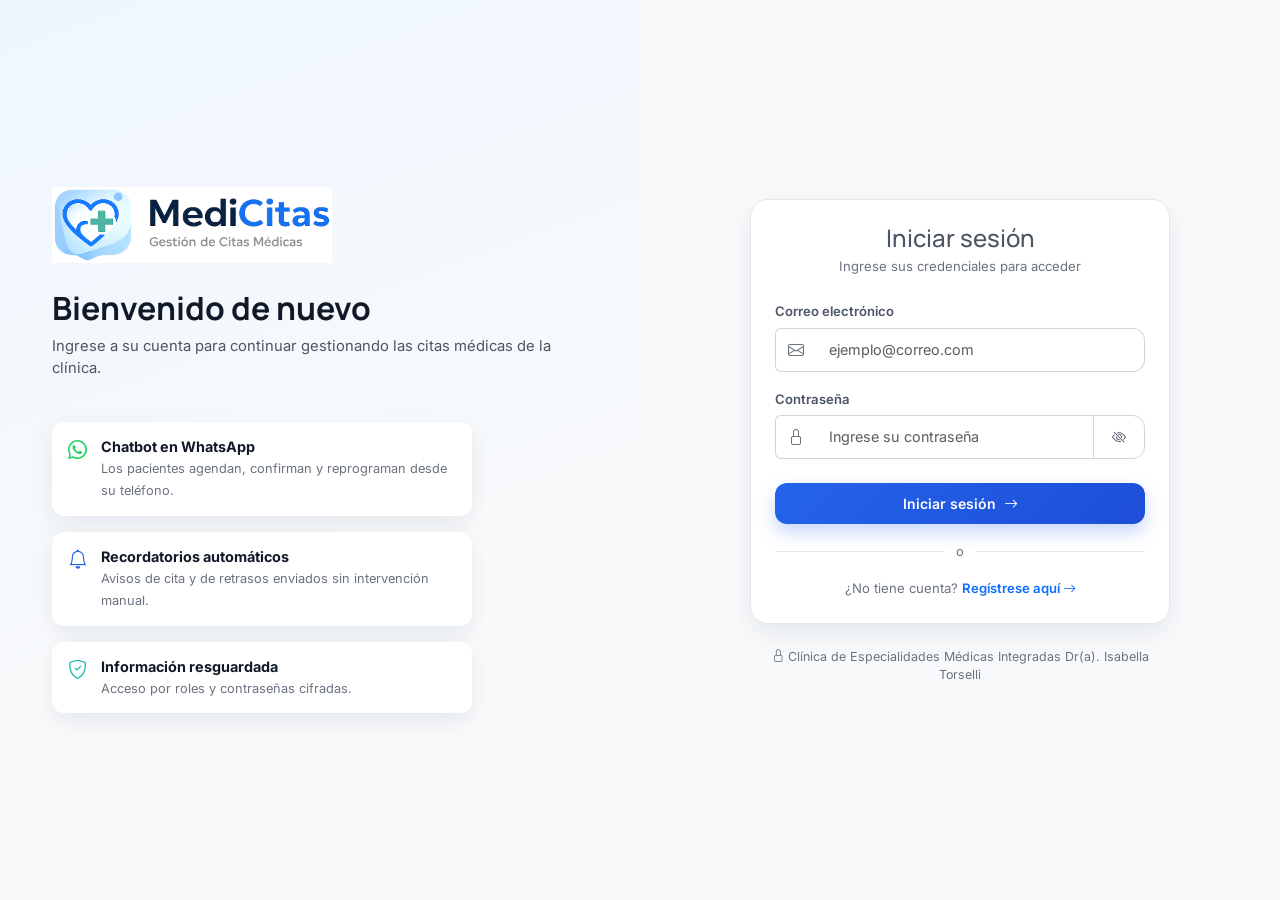
<file: MediCitas/frontend/index.html>
<!DOCTYPE html>
<html lang="es">
<head>
    <meta charset="UTF-8">
    <meta name="viewport" content="width=device-width, initial-scale=1">
    <title>MediCitas · Gestión de Citas Médicas</title>
    <link rel="icon" href="assets/img/favicon-32.png">
    <link href="https://cdn.jsdelivr.net/npm/bootstrap@5.3.3/dist/css/bootstrap.min.css" rel="stylesheet">
    <link href="https://cdn.jsdelivr.net/npm/bootstrap-icons@1.11.3/font/bootstrap-icons.min.css" rel="stylesheet">
    <link href="https://fonts.googleapis.com/css2?family=Inter:wght@400;500;600&family=Manrope:wght@600;700;800&display=swap" rel="stylesheet">
    <link href="assets/css/medicitas.css" rel="stylesheet">
</head>
<body>

<main class="mc-login">

    <!-- Lado izquierdo: identidad y beneficios del sistema -->
    <section class="mc-login-lateral">
        <img src="assets/img/logo-medicitas.png" alt="MediCitas · Gestión de Citas Médicas" style="max-width:280px">

        <div>
            <h2>Bienvenido de nuevo</h2>
            <p class="mt-2">Ingrese a su cuenta para continuar gestionando las citas médicas de la clínica.</p>
        </div>

        <div class="d-grid gap-3" style="max-width:420px">
            <div class="mc-ventaja">
                <i class="bi bi-whatsapp" style="color:var(--whatsapp)"></i>
                <div><strong>Chatbot en WhatsApp</strong><span>Los pacientes agendan, confirman y reprograman desde su teléfono.</span></div>
            </div>
            <div class="mc-ventaja">
                <i class="bi bi-bell" style="color:var(--primary)"></i>
                <div><strong>Recordatorios automáticos</strong><span>Avisos de cita y de retrasos enviados sin intervención manual.</span></div>
            </div>
            <div class="mc-ventaja">
                <i class="bi bi-shield-check" style="color:var(--accent)"></i>
                <div><strong>Información resguardada</strong><span>Acceso por roles y contraseñas cifradas.</span></div>
            </div>
        </div>
    </section>

    <!-- Lado derecho: formularios -->
    <section class="mc-login-panel">
        <div class="mc-login-card">

            <!-- Inicio de sesión -->
            <div class="mc-card" id="tarjeta-login">
                <div class="text-center mb-4">
                    <h2 class="h4 mb-1">Iniciar sesión</h2>
                    <p class="mc-texto-muted mb-0">Ingrese sus credenciales para acceder</p>
                </div>

                <form id="form-login" novalidate>
                    <div class="mb-3">
                        <label class="form-label" for="login-email">Correo electrónico</label>
                        <div class="input-group">
                            <span class="input-group-text"><i class="bi bi-envelope"></i></span>
                            <input type="email" class="form-control" id="login-email" placeholder="ejemplo@correo.com" required autocomplete="username">
                        </div>
                    </div>

                    <div class="mb-3">
                        <label class="form-label" for="login-password">Contraseña</label>
                        <div class="input-group">
                            <span class="input-group-text"><i class="bi bi-lock"></i></span>
                            <input type="password" class="form-control" id="login-password" placeholder="Ingrese su contraseña" required autocomplete="current-password">
                            <button class="btn btn-mc-secundario" type="button" data-ver="login-password" aria-label="Mostrar contraseña">
                                <i class="bi bi-eye-slash"></i>
                            </button>
                        </div>
                    </div>

                    <button class="btn btn-mc-primary w-100 mt-2" type="submit" id="btn-login">
                        Iniciar sesión <i class="bi bi-arrow-right ms-1"></i>
                    </button>
                </form>

                <div class="mc-separador">o</div>

                <p class="text-center mb-0 mc-texto-muted">
                    ¿No tiene cuenta?
                    <a href="#" id="ir-registro" class="fw-semibold">Regístrese aquí <i class="bi bi-arrow-right"></i></a>
                </p>
            </div>

            <!-- Registro de pacientes -->
            <div class="mc-card mc-oculto" id="tarjeta-registro">
                <div class="text-center mb-4">
                    <h2 class="h4 mb-1">Crear cuenta</h2>
                    <p class="mc-texto-muted mb-0">Complete sus datos para registrarse como paciente</p>
                </div>

                <form id="form-registro" novalidate>
                    <div class="row g-3">
                        <div class="col-md-6">
                            <label class="form-label" for="reg-nombres">Nombres</label>
                            <input class="form-control" id="reg-nombres" placeholder="Ingrese sus nombres" required>
                        </div>
                        <div class="col-md-6">
                            <label class="form-label" for="reg-apellidos">Apellidos</label>
                            <input class="form-control" id="reg-apellidos" placeholder="Ingrese sus apellidos" required>
                        </div>
                        <div class="col-md-6">
                            <label class="form-label" for="reg-email">Correo electrónico</label>
                            <input type="email" class="form-control" id="reg-email" placeholder="ejemplo@correo.com" required>
                        </div>
                        <div class="col-md-6">
                            <label class="form-label" for="reg-telefono">Teléfono / WhatsApp</label>
                            <input class="form-control" id="reg-telefono" placeholder="+502 1234 5678" required>
                        </div>
                        <div class="col-md-6">
                            <label class="form-label" for="reg-password">Contraseña</label>
                            <input type="password" class="form-control" id="reg-password" placeholder="Cree una contraseña" required>
                        </div>
                        <div class="col-md-6">
                            <label class="form-label" for="reg-password2">Confirmar contraseña</label>
                            <input type="password" class="form-control" id="reg-password2" placeholder="Confirme su contraseña" required>
                        </div>
                    </div>

                    <div class="mt-3 p-3" style="background:var(--primary-light);border-radius:var(--radius-sm)">
                        <strong class="d-block mb-2" style="font-size:.85rem;color:var(--primary-dark)">
                            <i class="bi bi-shield-check"></i> Su contraseña debe tener
                        </strong>
                        <div class="row g-1 mc-texto-muted" style="font-size:.8rem">
                            <div class="col-6"><i class="bi bi-check2"></i> Mínimo 8 caracteres</div>
                            <div class="col-6"><i class="bi bi-check2"></i> Una letra minúscula</div>
                            <div class="col-6"><i class="bi bi-check2"></i> Un número</div>
                            <div class="col-6"><i class="bi bi-check2"></i> Un carácter especial</div>
                        </div>
                    </div>

                    <button class="btn btn-mc-primary w-100 mt-3" type="submit" id="btn-registro">
                        Crear cuenta <i class="bi bi-arrow-right ms-1"></i>
                    </button>
                </form>

                <p class="text-center mb-0 mt-3 mc-texto-muted">
                    ¿Ya tiene cuenta? <a href="#" id="ir-login" class="fw-semibold">Inicie sesión aquí</a>
                </p>
            </div>

            <p class="text-center mt-4 mc-texto-muted" style="font-size:.78rem">
                <i class="bi bi-lock"></i> Clínica de Especialidades Médicas Integradas Dr(a). Isabella Torselli
            </p>
        </div>
    </section>
</main>

<div id="mc-toasts"></div>

<script src="https://cdn.jsdelivr.net/npm/bootstrap@5.3.3/dist/js/bootstrap.bundle.min.js"></script>
<script src="assets/js/config.js"></script>
<script src="assets/js/api.js"></script>
<script src="assets/js/ui.js"></script>
<script>
(() => {
    const login = document.getElementById('tarjeta-login');
    const registro = document.getElementById('tarjeta-registro');

    // Si ya hay sesión activa se entra directamente.
    const usuario = Api.obtenerUsuario();
    if (usuario && Api.obtenerToken()) {
        location.href = usuario.rol === 'Paciente' ? 'mis-citas.html' : 'dashboard.html';
    }

    document.getElementById('ir-registro').onclick = (e) => {
        e.preventDefault();
        login.classList.add('mc-oculto');
        registro.classList.remove('mc-oculto');
    };

    document.getElementById('ir-login').onclick = (e) => {
        e.preventDefault();
        registro.classList.add('mc-oculto');
        login.classList.remove('mc-oculto');
    };

    document.querySelectorAll('[data-ver]').forEach(boton => {
        boton.onclick = () => {
            const campo = document.getElementById(boton.dataset.ver);
            const visible = campo.type === 'text';
            campo.type = visible ? 'password' : 'text';
            boton.innerHTML = `<i class="bi ${visible ? 'bi-eye-slash' : 'bi-eye'}"></i>`;
        };
    });

    function entrar(sesion) {
        Api.guardarSesion(sesion.token, sesion.usuario);
        if (sesion.usuario.rol === 'Paciente') location.href = 'mis-citas.html';
                else if (sesion.usuario.rol === 'Medico') location.href = 'citas.html';
                else location.href = 'dashboard.html';
    }

    document.getElementById('form-login').onsubmit = async (e) => {
        e.preventDefault();

        await UI.conEspera(document.getElementById('btn-login'), async () => {
            try {
                const sesion = await Api.post('/auth/login', {
                    email: document.getElementById('login-email').value.trim(),
                    password: document.getElementById('login-password').value
                });
                entrar(sesion);
            } catch (error) {
                UI.error(error.message);
            }
        });
    };

    document.getElementById('form-registro').onsubmit = async (e) => {
        e.preventDefault();

        const password = document.getElementById('reg-password').value;
        const confirmacion = document.getElementById('reg-password2').value;

        if (password !== confirmacion) return UI.error('Las contraseñas no coinciden.');
        if (password.length < 8) return UI.error('La contraseña debe tener al menos 8 caracteres.');

        await UI.conEspera(document.getElementById('btn-registro'), async () => {
            try {
                await Api.post('/auth/registro', {
                    nombres: document.getElementById('reg-nombres').value.trim(),
                    apellidos: document.getElementById('reg-apellidos').value.trim(),
                    email: document.getElementById('reg-email').value.trim(),
                    telefono: document.getElementById('reg-telefono').value.trim(),
                    password,
                    confirmarPassword: confirmacion
                });

                const sesion = await Api.post('/auth/login', {
                    email: document.getElementById('reg-email').value.trim(),
                    password
                });
                entrar(sesion);
            } catch (error) {
                UI.error(error.message);
            }
        });
    };
})();
</script>
</body>
</html>
</file>
<file: MediCitas/frontend/assets/css/medicitas.css>
/* ==========================================================================
   MediCitas · Hoja de estilos del sistema
   Paleta y tokens definidos por el proyecto. Todo se apoya en Bootstrap 5.
   ========================================================================== */

:root {
    --primary: #2563EB;
    --primary-dark: #1D4ED8;
    --primary-light: #DBEAFE;
    --secondary: #38BDF8;
    --accent: #14B8A6;
    --success: #22C55E;
    --success-bg: #DCFCE7;
    --warning: #F59E0B;
    --warning-bg: #FEF3C7;
    --danger: #EF4444;
    --danger-bg: #FEE2E2;
    --info: #3B82F6;
    --sidebar: #0F172A;
    --sidebar-hover: #1E40AF;
    --sidebar-active: #2563EB;
    --background: #F8FAFC;
    --surface: #FFFFFF;
    --border: #E5E7EB;
    --text: #111827;
    --text-secondary: #4B5563;
    --text-muted: #6B7280;
    --radius: 18px;
    --radius-sm: 12px;
    --shadow: 0 10px 30px rgba(15, 23, 42, .08);
    --shadow-sm: 0 8px 24px rgba(15, 23, 42, .08);
    --gradient-primary: linear-gradient(135deg, #2563EB, #38BDF8);
    --gradient-button: linear-gradient(135deg, #2563EB, #1D4ED8);
    --whatsapp: #25D366;
    --sidebar-ancho: 260px;
}

/* ------------------------------ Base ------------------------------ */
body {
    font-family: 'Inter', system-ui, -apple-system, 'Segoe UI', sans-serif;
    background: var(--background);
    color: var(--text-secondary);
    font-size: .925rem;
}

h1, h2, h3, h4, h5, h6, .titulo {
    font-family: 'Manrope', 'Inter', sans-serif;
    font-weight: 700;
    color: var(--text);
}

a { text-decoration: none; }

:focus-visible {
    outline: 2px solid var(--primary);
    outline-offset: 2px;
}

@media (prefers-reduced-motion: reduce) {
    * { transition: none !important; animation: none !important; }
}

/* ------------------------------ Sidebar ------------------------------ */
.mc-sidebar {
    position: fixed;
    inset: 0 auto 0 0;
    width: var(--sidebar-ancho);
    background: var(--sidebar);
    color: #CBD5E1;
    display: flex;
    flex-direction: column;
    padding: 20px 16px;
    z-index: 1040;
    transition: transform .25s ease;
    overflow-y: auto;
}

.mc-sidebar .mc-marca {
    display: flex;
    align-items: center;
    gap: 12px;
    padding: 4px 8px 20px;
}

.mc-sidebar .mc-marca img { width: 42px; height: 42px; border-radius: 12px; }
.mc-sidebar .mc-marca strong { color: #fff; font-size: 1.15rem; font-family: 'Manrope', sans-serif; }
.mc-sidebar .mc-marca small { color: #94A3B8; font-size: .72rem; display: block; }

.mc-perfil {
    display: flex;
    align-items: center;
    gap: 12px;
    padding: 14px 8px;
    border-top: 1px solid rgba(255, 255, 255, .08);
    border-bottom: 1px solid rgba(255, 255, 255, .08);
    margin-bottom: 14px;
}

.mc-avatar {
    width: 42px; height: 42px;
    border-radius: 50%;
    background: var(--gradient-primary);
    color: #fff;
    display: grid;
    place-items: center;
    font-weight: 700;
    flex-shrink: 0;
}

.mc-perfil .mc-nombre { color: #fff; font-weight: 600; font-size: .875rem; line-height: 1.2; }
.mc-perfil .mc-rol { color: #94A3B8; font-size: .75rem; }
.mc-estado-online { color: var(--success); font-size: .7rem; }

.mc-nav { list-style: none; padding: 0; margin: 0; flex: 1; }

.mc-nav a {
    display: flex;
    align-items: center;
    gap: 12px;
    padding: 11px 14px;
    border-radius: var(--radius-sm);
    color: #CBD5E1;
    font-weight: 500;
    margin-bottom: 4px;
    transition: background .18s ease, color .18s ease;
}

.mc-nav a i { font-size: 1.05rem; }
.mc-nav a:hover { background: var(--sidebar-hover); color: #fff; }
.mc-nav a.activo { background: var(--sidebar-active); color: #fff; box-shadow: 0 6px 16px rgba(37, 99, 235, .35); }

.mc-nav .mc-badge {
    margin-left: auto;
    background: var(--danger);
    color: #fff;
    border-radius: 999px;
    font-size: .68rem;
    padding: 1px 8px;
}

.mc-salir {
    display: flex;
    align-items: center;
    gap: 12px;
    padding: 12px 14px;
    color: #94A3B8;
    border-top: 1px solid rgba(255, 255, 255, .08);
    margin-top: 12px;
    background: none;
    border-left: 0; border-right: 0; border-bottom: 0;
    width: 100%;
}

.mc-salir:hover { color: #fff; }

/* ------------------------------ Contenido ------------------------------ */
.mc-contenido {
    margin-left: var(--sidebar-ancho);
    padding: 22px 26px 40px;
    min-height: 100vh;
}

.mc-topbar {
    background: var(--surface);
    border: 1px solid var(--border);
    border-radius: var(--radius);
    box-shadow: var(--shadow-sm);
    padding: 16px 22px;
    display: flex;
    align-items: center;
    gap: 16px;
    margin-bottom: 22px;
}

.mc-topbar h1 { font-size: 1.35rem; margin: 0; }
.mc-topbar p { margin: 0; font-size: .85rem; color: var(--text-muted); }

.mc-topbar-meta {
    display: flex;
    align-items: center;
    gap: 14px;
    margin-left: auto;
    color: var(--text-secondary);
    font-size: .85rem;
}

.mc-topbar-meta .mc-chip {
    display: flex; align-items: center; gap: 8px;
    padding: 8px 14px;
    border: 1px solid var(--border);
    border-radius: var(--radius-sm);
}

.mc-menu-toggle { display: none; background: none; border: 0; font-size: 1.4rem; color: var(--text); }

/* ------------------------------ Tarjetas ------------------------------ */
.mc-card {
    background: var(--surface);
    border: 1px solid var(--border);
    border-radius: var(--radius);
    box-shadow: var(--shadow);
    padding: 24px;
}

.mc-card-title {
    font-size: 1rem;
    font-weight: 700;
    color: var(--text);
    margin-bottom: 18px;
    font-family: 'Manrope', sans-serif;
}

.mc-kpi { display: flex; align-items: flex-start; gap: 16px; }

.mc-kpi-icono {
    width: 52px; height: 52px;
    border-radius: 16px;
    display: grid; place-items: center;
    font-size: 1.4rem;
    flex-shrink: 0;
}

.mc-kpi-label { font-size: .82rem; color: var(--text-muted); margin: 0; }
.mc-kpi-valor { font-size: 2rem; font-weight: 700; color: var(--text); line-height: 1.1; font-family: 'Manrope', sans-serif; }
.mc-kpi-pie { font-size: .78rem; color: var(--text-muted); margin: 0; }

.mc-icono-azul { background: var(--primary-light); color: var(--primary); }
.mc-icono-verde { background: var(--success-bg); color: var(--success); }
.mc-icono-ambar { background: var(--warning-bg); color: var(--warning); }
.mc-icono-rojo { background: var(--danger-bg); color: var(--danger); }
.mc-icono-morado { background: #EDE9FE; color: #8B5CF6; }
.mc-icono-verde-wa { background: #DCFCE7; color: var(--whatsapp); }

/* ------------------------------ Accesos rápidos ------------------------------ */
.mc-acceso {
    background: var(--surface);
    border: 1px solid var(--border);
    border-radius: var(--radius-sm);
    padding: 18px;
    display: flex;
    gap: 14px;
    align-items: center;
    width: 100%;
    text-align: left;
    box-shadow: var(--shadow-sm);
    transition: transform .18s ease, box-shadow .18s ease;
}

.mc-acceso:hover { transform: translateY(-2px); box-shadow: 0 14px 32px rgba(15, 23, 42, .12); }
.mc-acceso strong { display: block; color: var(--text); font-size: .9rem; }
.mc-acceso span { font-size: .78rem; color: var(--text-muted); }

/* ------------------------------ Tablas ------------------------------ */
.mc-tabla { width: 100%; border-collapse: separate; border-spacing: 0; }

.mc-tabla thead th {
    background: #F9FAFB;
    color: var(--text-muted);
    font-size: .76rem;
    font-weight: 600;
    text-transform: uppercase;
    letter-spacing: .04em;
    padding: 12px 14px;
    border-bottom: 1px solid var(--border);
    white-space: nowrap;
}

.mc-tabla tbody td {
    padding: 13px 14px;
    border-bottom: 1px solid var(--border);
    color: var(--text-secondary);
    vertical-align: middle;
}

.mc-tabla tbody tr:hover { background: #F9FAFB; }
.mc-tabla tbody tr:last-child td { border-bottom: 0; }
.mc-tabla .mc-principal { color: var(--text); font-weight: 600; }

.mc-vacio { text-align: center; padding: 44px 20px; color: var(--text-muted); }
.mc-vacio i { font-size: 2.2rem; color: var(--border); display: block; margin-bottom: 10px; }

/* ------------------------------ Etiquetas de estado ------------------------------ */
.mc-estado {
    display: inline-flex;
    align-items: center;
    gap: 6px;
    padding: 4px 11px;
    border-radius: 999px;
    font-size: .75rem;
    font-weight: 600;
}

.mc-estado::before { content: ''; width: 6px; height: 6px; border-radius: 50%; background: currentColor; }
.mc-estado-pendiente { background: var(--warning-bg); color: #B45309; }
.mc-estado-confirmada { background: var(--success-bg); color: #15803D; }
.mc-estado-enatencion { background: var(--primary-light); color: var(--primary-dark); }
.mc-estado-completada { background: #CCFBF1; color: #0F766E; }
.mc-estado-cancelada { background: var(--danger-bg); color: #B91C1C; }
.mc-estado-noasistio { background: #F3F4F6; color: var(--text-muted); }
.mc-estado-reprogramada { background: #EDE9FE; color: #6D28D9; }

/* ------------------------------ Botones ------------------------------ */
.btn { border-radius: var(--radius-sm); font-weight: 600; font-size: .875rem; }

.btn-mc-primary {
    background: var(--gradient-button);
    border: 0;
    color: #fff;
    padding: 10px 18px;
    box-shadow: 0 8px 18px rgba(37, 99, 235, .25);
}

.btn-mc-primary:hover { color: #fff; filter: brightness(1.05); }

.btn-mc-secundario {
    background: var(--surface);
    border: 1px solid #D1D5DB;
    color: var(--text-secondary);
    padding: 10px 18px;
}

.btn-mc-secundario:hover { background: var(--background); color: var(--text); }

.btn-mc-icono {
    background: transparent;
    border: 1px solid var(--border);
    color: var(--text-muted);
    border-radius: 10px;
    width: 34px; height: 34px;
    display: inline-grid; place-items: center;
}

.btn-mc-icono:hover { border-color: var(--primary); color: var(--primary); background: var(--primary-light); }
.btn-mc-icono.peligro:hover { border-color: var(--danger); color: var(--danger); background: var(--danger-bg); }

/* ------------------------------ Formularios ------------------------------ */
.form-label { font-size: .82rem; font-weight: 600; color: var(--text-secondary); margin-bottom: 6px; }

.form-control, .form-select {
    border: 1px solid #D1D5DB;
    border-radius: var(--radius-sm);
    padding: 10px 14px;
    font-size: .9rem;
    color: var(--text);
}

.form-control:focus, .form-select:focus {
    border-color: var(--primary);
    box-shadow: 0 0 0 .2rem rgba(37, 99, 235, .18);
}

.input-group-text { background: var(--surface); border: 1px solid #D1D5DB; border-right: 0; color: var(--text-muted); }
.input-group .form-control { border-left: 0; }

/* ------------------------------ Modales y toasts ------------------------------ */
.modal-content { border: 0; border-radius: var(--radius); box-shadow: var(--shadow); }
.modal-header { border-bottom: 1px solid var(--border); padding: 20px 24px; }
.modal-title { font-family: 'Manrope', sans-serif; font-weight: 700; color: var(--text); font-size: 1.05rem; }
.modal-body { padding: 22px 24px; }
.modal-footer { border-top: 1px solid var(--border); padding: 16px 24px; }

#mc-toasts { position: fixed; top: 20px; right: 20px; z-index: 1080; display: grid; gap: 10px; }

.mc-toast {
    background: var(--surface);
    border-left: 4px solid var(--primary);
    border-radius: var(--radius-sm);
    box-shadow: var(--shadow);
    padding: 14px 18px;
    min-width: 280px;
    max-width: 380px;
    font-size: .875rem;
    color: var(--text-secondary);
    animation: mc-entrada .22s ease;
}

.mc-toast.exito { border-left-color: var(--success); }
.mc-toast.error { border-left-color: var(--danger); }
.mc-toast.aviso { border-left-color: var(--warning); }
.mc-toast strong { display: block; color: var(--text); margin-bottom: 2px; }

@keyframes mc-entrada { from { opacity: 0; transform: translateX(16px); } to { opacity: 1; transform: none; } }

/* ------------------------------ Login ------------------------------ */
.mc-login { min-height: 100vh; display: grid; grid-template-columns: 1fr 1fr; }

.mc-login-lateral {
    background: linear-gradient(160deg, #EFF6FF 0%, #F8FAFC 60%);
    padding: 46px 52px;
    display: flex;
    flex-direction: column;
    justify-content: center;
    gap: 26px;
}

.mc-login-lateral h2 { font-size: 2rem; }
.mc-login-panel { display: grid; place-items: center; padding: 40px 32px; }
.mc-login-card { width: 100%; max-width: 420px; }

.mc-ventaja {
    display: flex;
    gap: 14px;
    align-items: flex-start;
    background: var(--surface);
    border-radius: var(--radius-sm);
    padding: 14px 16px;
    box-shadow: var(--shadow-sm);
}

.mc-ventaja i { font-size: 1.2rem; }
.mc-ventaja strong { display: block; color: var(--text); font-size: .9rem; }
.mc-ventaja span { font-size: .8rem; color: var(--text-muted); }

.mc-separador { display: flex; align-items: center; gap: 12px; color: var(--text-muted); font-size: .8rem; margin: 18px 0; }
.mc-separador::before, .mc-separador::after { content: ''; flex: 1; height: 1px; background: var(--border); }

/* ------------------------------ Simulador de chat ------------------------------ */
.mc-chat {
    background: #F1F5F9;
    border-radius: var(--radius-sm);
    padding: 18px;
    height: 460px;
    overflow-y: auto;
    display: flex;
    flex-direction: column;
    gap: 10px;
}

.mc-burbuja {
    max-width: 78%;
    padding: 10px 14px;
    border-radius: 14px;
    font-size: .86rem;
    white-space: pre-line;
    line-height: 1.45;
    box-shadow: 0 2px 6px rgba(15, 23, 42, .06);
}

.mc-burbuja.entrante { background: var(--whatsapp); color: #fff; align-self: flex-end; border-bottom-right-radius: 4px; }
.mc-burbuja.saliente { background: #fff; color: var(--text-secondary); align-self: flex-start; border-bottom-left-radius: 4px; }
.mc-burbuja small { display: block; opacity: .7; font-size: .68rem; margin-top: 4px; }

/* ------------------------------ Calendario ------------------------------ */
.mc-calendario { display: grid; grid-template-columns: repeat(7, 1fr); gap: 6px; }
.mc-calendario .mc-dia-nombre { text-align: center; font-size: .72rem; color: var(--text-muted); font-weight: 600; padding: 6px 0; }

.mc-calendario button {
    aspect-ratio: 1;
    border: 1px solid transparent;
    background: transparent;
    border-radius: 10px;
    font-size: .82rem;
    color: var(--text-secondary);
    position: relative;
}

.mc-calendario button:hover { background: var(--primary-light); color: var(--primary-dark); }
.mc-calendario button.hoy { border-color: var(--primary); color: var(--primary); font-weight: 700; }
.mc-calendario button.seleccionado { background: var(--primary); color: #fff; font-weight: 700; }
.mc-calendario button.fuera { color: #CBD5E1; }
.mc-calendario button .mc-punto { position: absolute; bottom: 6px; left: 50%; transform: translateX(-50%); width: 5px; height: 5px; border-radius: 50%; background: var(--accent); }

/* ------------------------------ Utilidades ------------------------------ */
.mc-progreso { height: 8px; background: var(--border); border-radius: 999px; overflow: hidden; }
.mc-progreso span { display: block; height: 100%; background: var(--gradient-dashboard, var(--gradient-primary)); border-radius: 999px; }
.mc-texto-muted { color: var(--text-muted); font-size: .82rem; }
.mc-oculto { display: none !important; }

/* ------------------------------ Responsive ------------------------------ */
@media (max-width: 991.98px) {
    .mc-sidebar { transform: translateX(-100%); }
    .mc-sidebar.abierto { transform: none; }
    .mc-contenido { margin-left: 0; padding: 16px; }
    .mc-menu-toggle { display: block; }
    .mc-topbar { flex-wrap: wrap; }
    .mc-topbar-meta { margin-left: 0; width: 100%; }
    .mc-login { grid-template-columns: 1fr; }
    .mc-login-lateral { display: none; }
}

.mc-backdrop {
    position: fixed; inset: 0;
    background: rgba(15, 23, 42, .45);
    z-index: 1035;
}
</file>
